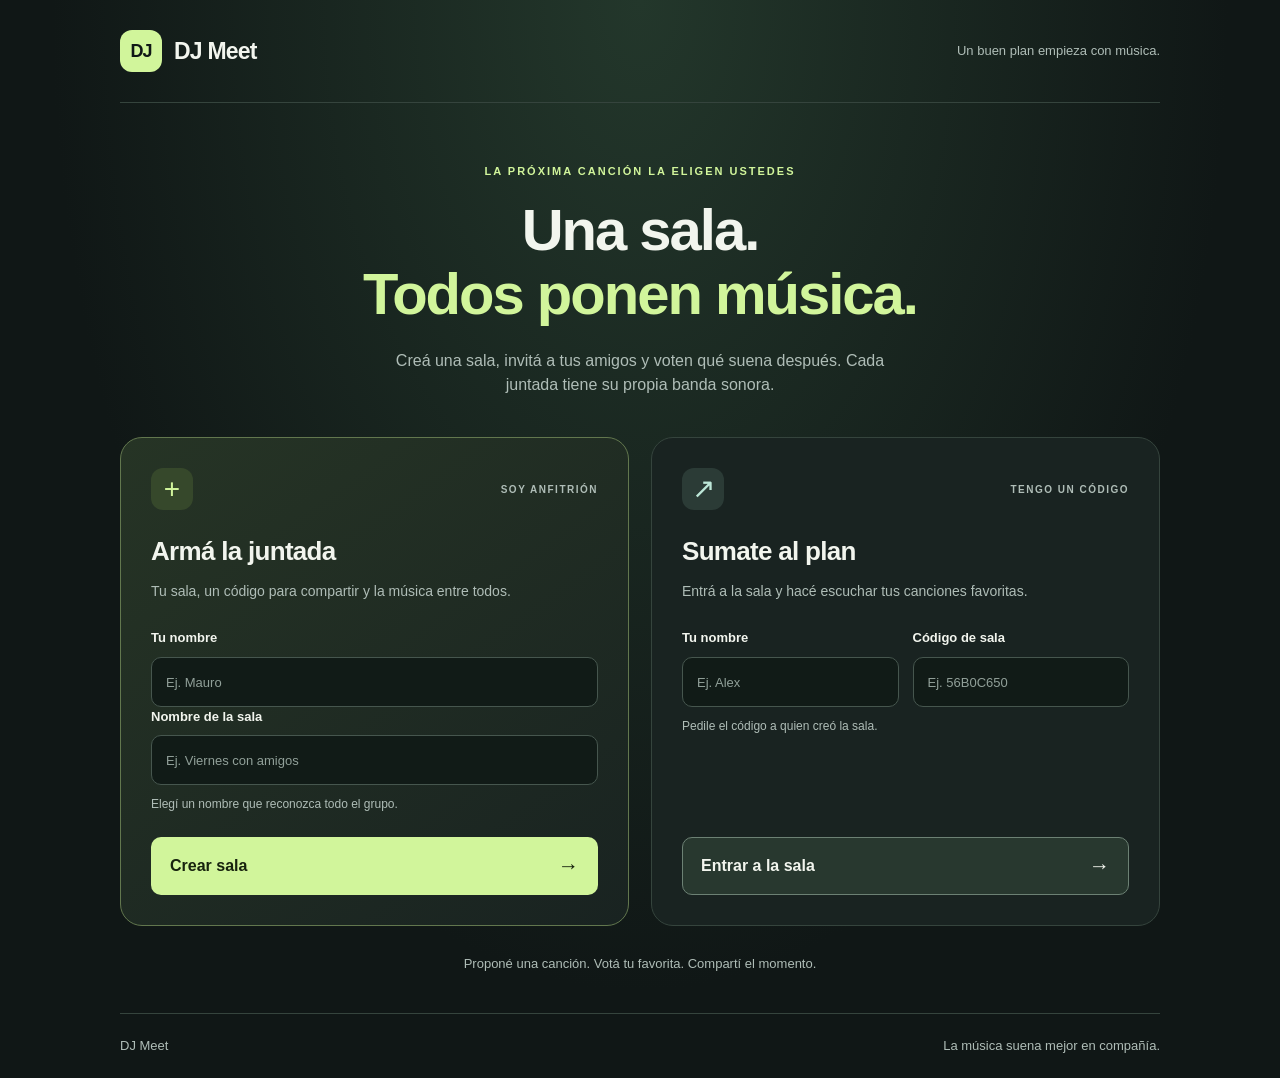
<file: index.html>
<!DOCTYPE html>
<html lang="es">
<head>
    <meta charset="UTF-8">
    <meta name="viewport" content="width=device-width, initial-scale=1.0">
    <meta name="theme-color" content="#101716">
    <meta name="description" content="Creá una sala, compartí canciones y elegí con tus amigos qué suena después.">
    <title>DJ Meet — La música la elegimos todos</title>
    <link rel="stylesheet" href="css/estilos.css">
    <script src="js/inicio.js" defer></script>
</head>
<body>
    <div class="contenedor">
        <header class="encabezado">
            <a class="marca" href="./" aria-label="DJ Meet, inicio">
                <span class="marca-icono" aria-hidden="true">DJ</span>
                <span>DJ Meet</span>
            </a>
            <span class="lema">Un buen plan empieza con música.</span>
        </header>

        <main>
            <section class="presentacion" aria-labelledby="titulo-principal">
                <p class="etiqueta">LA PRÓXIMA CANCIÓN LA ELIGEN USTEDES</p>
                <h1 id="titulo-principal">Una sala.<br><span>Todos ponen música.</span></h1>
                <p class="descripcion">
                    Creá una sala, invitá a tus amigos y voten qué suena después.
                    Cada juntada tiene su propia banda sonora.
                </p>
            </section>

            <div class="opciones">
                <!-- Formulario para quien organiza la juntada. -->
                <section class="tarjeta tarjeta-crear" aria-labelledby="titulo-crear">
                    <div class="cabecera-tarjeta">
                        <span class="icono-tarjeta" aria-hidden="true">+</span>
                        <span class="identificador">SOY ANFITRIÓN</span>
                    </div>
                    <h2 id="titulo-crear">Armá la juntada</h2>
                    <p class="texto-tarjeta">Tu sala, un código para compartir y la música entre todos.</p>

                    <form class="formulario" id="form-crear-sala" action="api/salas.php" method="post">
                        <div class="campo">
                            <label for="nombre-anfitrion">Tu nombre</label>
                            <input type="text" id="nombre-anfitrion" name="nombre_anfitrion"
                                placeholder="Ej. Mauro" autocomplete="nickname" maxlength="40" required>
                        </div>
                        <div class="campo">
                            <label for="nombre-sala">Nombre de la sala</label>
                            <input type="text" id="nombre-sala" name="nombre_sala"
                                placeholder="Ej. Viernes con amigos" maxlength="60" required>
                        </div>
                        <p class="ayuda">Elegí un nombre que reconozca todo el grupo.</p>
                        <button class="boton boton-principal" type="submit" id="boton-crear">
                            Crear sala <span aria-hidden="true">→</span>
                        </button>
                    </form>
                </section>

                <!-- Formulario para quienes tienen un código de sala. -->
                <section class="tarjeta" aria-labelledby="titulo-unirse">
                    <div class="cabecera-tarjeta">
                        <span class="icono-tarjeta icono-unirse" aria-hidden="true">↗</span>
                        <span class="identificador">TENGO UN CÓDIGO</span>
                    </div>
                    <h2 id="titulo-unirse">Sumate al plan</h2>
                    <p class="texto-tarjeta">Entrá a la sala y hacé escuchar tus canciones favoritas.</p>

                    <form class="formulario" id="form-unirse-sala" action="api/participantes.php" method="post">
                        <div class="campos-unirse">
                            <div class="campo">
                                <label for="nombre-participante">Tu nombre</label>
                                <input type="text" id="nombre-participante" name="nombre"
                                    placeholder="Ej. Alex" autocomplete="nickname" maxlength="40" required>
                            </div>
                            <div class="campo">
                                <label for="codigo-sala">Código de sala</label>
                                <input type="text" id="codigo-sala" name="codigo"
                                    placeholder="Ej. 56B0C650" maxlength="8" autocomplete="off" spellcheck="false" required>
                            </div>
                        </div>
                        <p class="ayuda">Pedile el código a quien creó la sala.</p>
                        <button class="boton boton-secundario" type="submit" id="boton-unirse">
                            Entrar a la sala <span aria-hidden="true">→</span>
                        </button>
                    </form>
                </section>
            </div>

            <p class="nota">Proponé una canción. Votá tu favorita. Compartí el momento.</p>
        </main>

        <footer class="pie">
            <span>DJ Meet</span>
            <span>La música suena mejor en compañía.</span>
        </footer>
    </div>
</body>
</html>
</file>
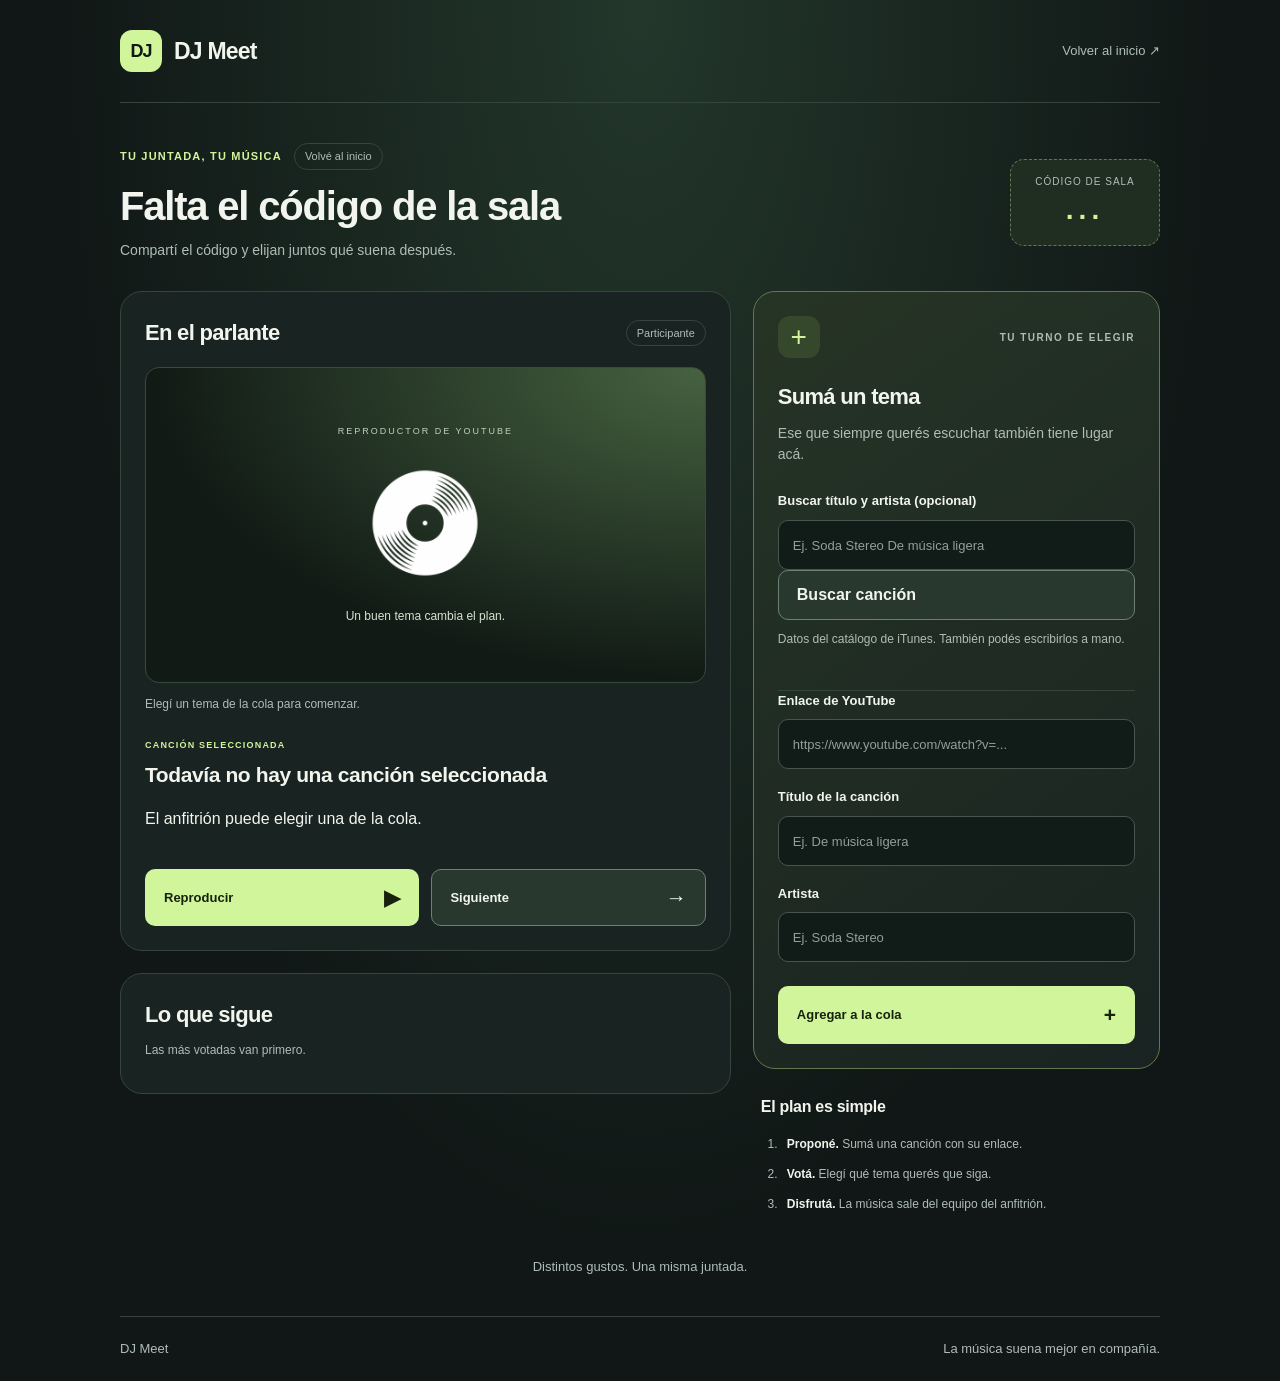
<file: sala.html>
<!DOCTYPE html>
<html lang="es">
<head>
    <meta charset="UTF-8">
    <meta name="viewport" content="width=device-width, initial-scale=1.0">
    <meta name="theme-color" content="#101716">
    <title>Sala — DJ Meet</title>
    <link rel="stylesheet" href="css/estilos.css">
    <script src="js/sala.js" defer></script>
    <script src="js/servicios.js" defer></script>
</head>
<body>
    <div class="contenedor">
        <header class="encabezado">
            <a class="marca" href="./" aria-label="DJ Meet, inicio">
                <span class="marca-icono" aria-hidden="true">DJ</span>
                <span>DJ Meet</span>
            </a>
            <a class="sala-volver" href="./">Volver al inicio <span aria-hidden="true">↗</span></a>
        </header>

        <main class="sala">
            
            <section class="sala-presentacion" aria-labelledby="titulo-sala">
                <div>
                    <div class="sala-etiquetas">
                        <span class="etiqueta">TU JUNTADA, TU MÚSICA</span>
                        <span class="sala-insignia" id="estado-sala">Cargando sala...</span>
                    </div>
                    <h1 id="titulo-sala">Cargando sala...</h1>
                    <p>Compartí el código y elijan juntos qué suena después.</p>
                </div>
                <div class="sala-codigo">
                    <span>CÓDIGO DE SALA</span>
                    <strong id="sala-codigo-strong">...</strong>
                </div>
            </section>

            <div class="sala-columnas">
                <div class="sala-principal">
                   
                    <section class="tarjeta sala-reproductor" aria-labelledby="titulo-reproductor">
                        <div class="sala-titulo-seccion">
                            <h2 id="titulo-reproductor">En el parlante</h2>
                            <span class="sala-insignia" id="rol-sala">Participante</span>
                        </div>

                        <div class="sala-video" id="vista-espera">
                            <span class="sala-video-etiqueta">REPRODUCTOR DE YOUTUBE</span>
                            
                            <img class="imagen-tocadisco" src="./img/tocadisco.jpg" alt="Tocadiscos">
                            
                            <p>Un buen tema cambia el plan.</p>
                        </div>

                        <iframe id="reproductor-youtube" class="sala-youtube" title="Reproductor de YouTube"
                            allow="autoplay; encrypted-media; picture-in-picture"
                            referrerpolicy="strict-origin-when-cross-origin" allowfullscreen hidden></iframe>
                        <p id="mensaje-reproductor" class="sala-ayuda-reproductor">Elegí un tema de la cola para comenzar.</p>
                        <a id="enlace-youtube" class="sala-enlace" target="_blank" rel="noopener noreferrer" hidden>Ver en YouTube</a>

                        <div class="sala-tema-actual">
                            <div>
                                <p class="etiqueta">CANCIÓN SELECCIONADA</p>
                                <h3 id="titulo-seleccionada">Todavía no hay una canción seleccionada</h3>
                                <p id="artista-seleccionada">El anfitrión puede elegir una de la cola.</p>
                                <small id="autor-seleccionada"></small>
                            </div>
                        </div>

                        <div class="sala-controles">
                            <button class="boton boton-principal" type="button" id="boton-reproducir" disabled>
                                Reproducir <span aria-hidden="true">▶</span>
                            </button>
                            <button class="boton boton-secundario" type="button" id="boton-siguiente" disabled>
                                Siguiente <span aria-hidden="true">→</span>
                            </button>
                        </div>
                    </section>

                    <section class="tarjeta sala-cola" aria-labelledby="titulo-cola">
                        <div class="sala-titulo-seccion">
                            <h2 id="titulo-cola">Lo que sigue</h2>
                            <span class="sala-cantidad" id="cantidad-propuestas"></span>
                        </div>
                        <p class="sala-texto-suave">Las más votadas van primero.</p>

                        <ol class="sala-lista" id="lista-propuesta">
                            
                        </ol>
                        <p class="sala-texto-suave" id="mensaje-cola" role="status"></p>
                    </section>
                </div>

                <aside class="sala-lateral" aria-label="Proponer canciones e instrucciones">
                    <section class="tarjeta tarjeta-crear" aria-labelledby="titulo-proponer">
                        <div class="cabecera-tarjeta">
                            <span class="icono-tarjeta" aria-hidden="true">+</span>
                            <span class="identificador">TU TURNO DE ELEGIR</span>
                        </div>
                        <h2 id="titulo-proponer">Sumá un tema</h2>
                        <p class="texto-tarjeta">Ese que siempre querés escuchar también tiene lugar acá.</p>

                        <form class="formulario sala-buscador" id="form-buscar-cancion">
                            <div class="campo">
                                <label for="busqueda-cancion">Buscar título y artista (opcional)</label>
                                <input type="search" id="busqueda-cancion" placeholder="Ej. Soda Stereo De música ligera"
                                    minlength="2" maxlength="200" required>
                            </div>
                            <button class="boton boton-secundario" type="submit" id="boton-buscar-cancion">Buscar canción</button>
                            <p class="ayuda">Datos del catálogo de iTunes. También podés escribirlos a mano.</p>
                        </form>
                        <p class="sala-texto-suave" id="mensaje-busqueda" role="status"></p>
                        <ul class="sala-resultados" id="resultados-busqueda"></ul>

                        <form class="formulario sala-formulario" id="form-proponer-cancion" method="post" action="api/propuestas.php">
                            <div class="campo">
                                <label for="enlace-cancion">Enlace de YouTube</label>
                                <input type="url" id="enlace-cancion" name="youtube_url"
                                    placeholder="https://www.youtube.com/watch?v=..."
                                    autocomplete="off" spellcheck="false" required>
                            </div>
                            <div class="campo">
                                <label for="titulo-cancion">Título de la canción</label>
                                <input type="text" id="titulo-cancion" name="titulo"
                                    placeholder="Ej. De música ligera" maxlength="150" required>
                            </div>
                            <div class="campo">
                                <label for="artista-cancion">Artista</label>
                                <input type="text" id="artista-cancion" name="artista"
                                    placeholder="Ej. Soda Stereo" maxlength="100" required>
                            </div>
                            <button class="boton boton-principal" type="submit" id="boton-proponer">
                                Agregar a la cola <span aria-hidden="true">+</span>
                            </button>
                        </form>
                    </section>

                    <section class="sala-guia" aria-labelledby="titulo-guia">
                        <h2 id="titulo-guia">El plan es simple</h2>
                        <ol>
                            <li><strong>Proponé.</strong> Sumá una canción con su enlace.</li>
                            <li><strong>Votá.</strong> Elegí qué tema querés que siga.</li>
                            <li><strong>Disfrutá.</strong> La música sale del equipo del anfitrión.</li>
                        </ol>
                    </section>
                </aside>
            </div>

            <p class="nota">Distintos gustos. Una misma juntada.</p>
        </main>

        <footer class="pie">
            <span>DJ Meet</span>
            <span>La música suena mejor en compañía.</span>
        </footer>
    </div>
</body>
</html>
</file>
<file: css/estilos.css>
/* Colores y ajustes generales. */
:root {
    color-scheme: dark;
    --fondo: #101716;
    --tarjeta: #192321;
    --texto: #f2f5ee;
    --texto-suave: #afbdb7;
    --acento: #d1f59b;
    --borde: #35443d;
}

* {
    box-sizing: border-box;
}

body {
    margin: 0;
    min-width: 320px;
    min-height: 100vh;
    background: radial-gradient(ellipse at top, #23372b 0%, var(--fondo) 65%);
    color: var(--texto);
    font-family: "Segoe UI", Arial, sans-serif;
    line-height: 1.5;
}

button,
input {
    font: inherit;
}

.contenedor {
    width: min(1040px, calc(100% - 48px));
    margin: 0 auto;
}

/* Encabezado y presentación. */
.encabezado {
    display: flex;
    justify-content: space-between;
    align-items: center;
    gap: 24px;
    padding: 30px 0;
    border-bottom: 1px solid var(--borde);
}

.marca {
    display: inline-flex;
    align-items: center;
    gap: 12px;
    color: var(--texto);
    text-decoration: none;
    font-size: 23px;
    font-weight: 750;
    letter-spacing: -0.8px;
}

.marca-icono {
    display: grid;
    place-items: center;
    width: 42px;
    height: 42px;
    border-radius: 12px;
    background: var(--acento);
    color: var(--fondo);
    font-size: 18px;
    letter-spacing: -1px;
}

.lema,
.pie {
    color: var(--texto-suave);
    font-size: 13px;
}

.presentacion {
    max-width: 740px;
    margin: 0 auto;
    padding: 60px 0 40px;
    text-align: center;
}

.etiqueta {
    margin: 0 0 18px;
    color: var(--acento);
    font-size: 11px;
    font-weight: 700;
    letter-spacing: 2px;
}

h1 {
    margin: 0;
    font-size: clamp(36px, 5.5vw, 58px);
    font-weight: 750;
    line-height: 1.12;
    letter-spacing: -2px;
}

h1 span {
    color: var(--acento);
}

.descripcion {
    max-width: 490px;
    margin: 22px auto 0;
    color: var(--texto-suave);
    font-size: 16px;
}

/* Las dos opciones de la pantalla inicial. */
.opciones {
    display: grid;
    grid-template-columns: repeat(2, minmax(0, 1fr));
    gap: 22px;
}

.tarjeta {
    display: flex;
    flex-direction: column;
    padding: 30px;
    border: 1px solid var(--borde);
    border-radius: 22px;
    background: var(--tarjeta);
}

.tarjeta-crear {
    border-color: #62774e;
    background: linear-gradient(145deg, #263425, var(--tarjeta));
}

.cabecera-tarjeta {
    display: flex;
    align-items: center;
    justify-content: space-between;
    gap: 12px;
    margin-bottom: 22px;
}

.icono-tarjeta {
    display: grid;
    place-items: center;
    width: 42px;
    height: 42px;
    border-radius: 12px;
    background: #36482b;
    color: var(--acento);
    font-size: 28px;
    line-height: 1;
}

.icono-unirse {
    background: #2b3b36;
    color: #bce6d7;
}

.identificador {
    color: var(--texto-suave);
    font-size: 10px;
    font-weight: 700;
    letter-spacing: 1.5px;
}

h2 {
    margin: 0;
    font-size: 26px;
    letter-spacing: -0.7px;
}

.texto-tarjeta {
    margin: 10px 0 26px;
    color: var(--texto-suave);
    font-size: 14px;
}

/* Campos y botones. */
.formulario {
    display: flex;
    flex: 1;
    flex-direction: column;
}

.campos-unirse {
    display: grid;
    grid-template-columns: repeat(2, minmax(0, 1fr));
    gap: 14px;
}

.campo {
    display: flex;
    flex-direction: column;
    gap: 9px;
}

label {
    font-size: 13px;
    font-weight: 600;
}

input {
    width: 100%;
    min-height: 49px;
    padding: 12px 14px;
    border: 1px solid #46564e;
    border-radius: 10px;
    background: #111b17;
    color: var(--texto);
}

input::placeholder {
    color: #91a099;
    font-size: 13px;
}

input:focus-visible,
button:focus-visible,
a:focus-visible {
    outline: 3px solid var(--acento);
    outline-offset: 4px;
}

.ayuda {
    margin: 10px 0 24px;
    color: var(--texto-suave);
    font-size: 12px;
}

.boton {
    display: flex;
    align-items: center;
    justify-content: space-between;
    width: 100%;
    min-height: 50px;
    margin-top: auto;
    padding: 12px 18px;
    border: 1px solid transparent;
    border-radius: 10px;
    font-weight: 700;
    cursor: pointer;
}

.boton span {
    font-size: 21px;
}

.boton-principal {
    background: var(--acento);
    color: #17220e;
}

.boton-principal:hover {
    background: #e0ffb4;
}

.boton-secundario {
    border-color: #6c8174;
    background: #28382f;
    color: var(--texto);
}

.boton-secundario:hover {
    background: #354b3e;
}

.nota {
    margin: 28px 0 40px;
    color: var(--texto-suave);
    font-size: 13px;
    text-align: center;
}

.pie {
    display: flex;
    justify-content: space-between;
    gap: 16px;
    padding: 22px 0;
    border-top: 1px solid var(--borde);
}

/* En celular, las tarjetas se muestran una debajo de la otra. */
@media (max-width: 700px) {
    .contenedor {
        width: calc(100% - 32px);
    }

    .encabezado {
        padding: 22px 0;
    }

    .lema {
        display: none;
    }

    .presentacion {
        padding: 42px 0 30px;
    }

    .etiqueta {
        font-size: 10px;
        letter-spacing: 1px;
    }

    h1 {
        letter-spacing: -1.3px;
    }

    .opciones,
    .campos-unirse {
        grid-template-columns: 1fr;
    }

    .tarjeta {
        padding: 24px;
    }

    .pie {
        flex-direction: column;
        align-items: center;
        gap: 4px;
    }
}

/* Sala: presentación, código y distribución de las columnas. */
.sala-volver {
    color: var(--texto-suave);
    font-size: 13px;
    text-decoration: none;
}

.sala-volver:hover {
    color: var(--acento);
}

.sala-presentacion {
    display: flex;
    align-items: center;
    justify-content: space-between;
    gap: 24px;
    padding: 40px 0 30px;
}

.sala-etiquetas {
    display: flex;
    align-items: center;
    flex-wrap: wrap;
    gap: 12px;
    margin-bottom: 14px;
}

.sala-etiquetas .etiqueta {
    margin: 0;
    letter-spacing: 1.2px;
}

.sala-insignia {
    padding: 4px 10px;
    border: 1px solid var(--borde);
    border-radius: 20px;
    color: var(--texto-suave);
    font-size: 11px;
    white-space: nowrap;
}

.sala h1 {
    font-size: clamp(28px, 4vw, 40px);
    letter-spacing: -1.2px;
}

.sala-presentacion p {
    margin: 12px 0 0;
    color: var(--texto-suave);
    font-size: 14px;
}

.sala-codigo {
    min-width: 150px;
    padding: 14px 24px;
    border: 1px dashed #62774e;
    border-radius: 14px;
    background: #202e22;
    text-align: center;
}

.sala-codigo span {
    display: block;
    color: var(--texto-suave);
    font-size: 10px;
    letter-spacing: 1px;
}

.sala-codigo strong {
    color: var(--acento);
    font-size: 28px;
    letter-spacing: 5px;
}

.sala-columnas {
    display: grid;
    grid-template-columns: minmax(0, 1.5fr) minmax(0, 1fr);
    align-items: start;
    gap: 22px;
}

.sala-principal,
.sala-lateral {
    display: grid;
    min-width: 0;
    gap: 22px;
}

.sala .tarjeta {
    min-width: 0;
    padding: 24px;
}

.sala h2 {
    font-size: 22px;
}

.sala-titulo-seccion {
    display: flex;
    align-items: center;
    justify-content: space-between;
    flex-wrap: wrap;
    gap: 10px;
    margin-bottom: 18px;
}

/* Vista de ejemplo del reproductor. No carga videos todavía. */
.sala-video {
    display: flex;
    flex-direction: column;
    align-items: center;
    justify-content: center;
    gap: 14px;
    aspect-ratio: 16 / 9;
    min-height: 230px;
    padding: 22px;
    border: 1px solid #364b3b;
    border-radius: 14px;
    background: radial-gradient(ellipse at top right, #466240, #111a15 70%);
    text-align: center;
}

.sala-video-etiqueta {
    color: #c1cfbf;
    font-size: 9px;
    letter-spacing: 2px;
}

.sala-disco {
    display: grid;
    place-items: center;
    width: 110px;
    height: 110px;
    border: 2px solid #405440;
    border-radius: 50%;
    background: repeating-radial-gradient(circle, #101713 0 5px, #263329 6px 7px);
    box-shadow: 0 12px 30px #080d0966;
}

.sala-disco span {
    display: grid;
    place-items: center;
    width: 38px;
    height: 38px;
    border-radius: 50%;
    background: var(--acento);
    color: var(--fondo);
    font-size: 13px;
    font-weight: 750;
}

.sala-video p {
    margin: 0;
    color: #d6e3cf;
    font-size: 12px;
}

.sala-tema-actual {
    display: flex;
    align-items: center;
    justify-content: space-between;
    gap: 16px;
    padding: 22px 0;
}

.sala-tema-actual .etiqueta {
    margin: 0 0 7px;
    font-size: 9px;
    letter-spacing: 1.2px;
}

.sala-tema-actual h3 {
    margin: 0;
    font-size: 21px;
    letter-spacing: -0.4px;
}

.sala-tema-actual p:last-child {
    margin: 5px 0 0;
    color: var(--texto-suave);
    font-size: 12px;
}

.imagen-tocadisco{
    width:140px;
    max-width:100%;
    height:auto;
    display:block;
    filter: invert(1);
    mix-blend-mode: screen;
}

.sala-icono-musica {
    color: var(--acento);
    font-size: 34px;
}

.sala-controles {
    display: grid;
    grid-template-columns: 1fr 1fr;
    gap: 12px;
}

.sala-controles .boton {
    font-size: 13px;
}

/* Cola de canciones y botones de voto. */
.sala-cantidad,
.sala-texto-suave {
    color: var(--texto-suave);
    font-size: 12px;
}

.sala-texto-suave {
    margin: -8px 0 10px;
}

.sala-lista {
    margin: 0;
    padding: 0;
    list-style: none;
}

.sala-cancion {
    display: flex;
    align-items: center;
    gap: 14px;
    padding: 18px 0;
    border-bottom: 1px solid var(--borde);
}

.sala-cancion:last-child {
    padding-bottom: 0;
    border-bottom: 0;
}

.sala-portada {
    display: grid;
    flex-shrink: 0;
    place-items: center;
    width: 48px;
    height: 48px;
    border-radius: 10px;
    font-size: 13px;
    font-weight: 700;
}

.sala-portada-uno {
    background: #484131;
    color: #f0dcae;
}

.sala-portada-dos {
    background: #374a46;
    color: #bce6d7;
}

.sala-portada-tres {
    background: #43394d;
    color: #decbf0;
}

.sala-datos-cancion {
    flex: 1;
    min-width: 0;
    overflow-wrap: anywhere;
}

.sala-datos-cancion h3 {
    margin: 0;
    font-size: 14px;
}

.sala-datos-cancion p {
    margin: 3px 0;
    color: var(--texto-suave);
    font-size: 12px;
}

.sala-datos-cancion small {
    color: var(--texto-suave);
    font-size: 10px;
}

.sala-eliminar {
    display: inline-flex;
    align-items: center;
    justify-content: center;
    flex-shrink: 0;
    min-height: 36px;
    padding: 8px 12px;
    border: 1px solid var(--borde);
    border-radius: 8px;
    background: transparent;
    color: #e7b1a8;
    font-size: 12px;
    font-weight: 600;
    line-height: 1.2;
    white-space: nowrap;
    cursor: pointer;
}

.sala-eliminar:hover:not(:disabled) {
    border-color: #80524c;
    background: #332422;
    color: #ffd1c7;
}

.sala-eliminar:disabled {
    opacity: 0.5;
    cursor: wait;
}

.sala-votar {
    flex-shrink: 0;
    min-width: 52px;
    min-height: 44px;
    padding: 8px;
    border: 1px solid #526747;
    border-radius: 10px;
    background: #293725;
    color: var(--acento);
    font-weight: 700;
    cursor: pointer;
}

.sala-votar:hover:not(:disabled) {
    background: #394b31;
}

/* Formulario lateral y breve guía de uso. */
.sala-formulario {
    gap: 18px;
}

.sala-formulario .boton {
    margin-top: 6px;
    font-size: 13px;
}

.sala-guia {
    padding: 4px 8px;
}

.sala-guia h2 {
    font-size: 16px;
    letter-spacing: -0.3px;
}

.sala-guia ol {
    margin: 16px 0 0;
    padding-left: 20px;
    color: var(--texto-suave);
    font-size: 12px;
}

.sala-guia li {
    margin-bottom: 12px;
    padding-left: 6px;
}

.sala-guia strong {
    color: var(--texto);
}

@media (max-width: 800px) {
    .sala-columnas {
        grid-template-columns: 1fr;
    }
}

@media (max-width: 500px) {
    .sala-presentacion {
        flex-direction: column;
        align-items: stretch;
        padding-top: 28px;
    }

    .sala-codigo {
        display: flex;
        align-items: center;
        justify-content: space-between;
        gap: 12px;
    }

    .sala .tarjeta {
        padding: 18px;
    }

    .sala-controles .boton {
        padding: 10px 12px;
    }

    .sala-cancion {
        gap: 10px;
    }

    .sala-portada {
        width: 40px;
        height: 40px;
    }
}

.sala-youtube {
    display: block;
    width: 100%;
    min-height: 230px;
    aspect-ratio: 16 / 9;
    border: 1px solid var(--borde);
    border-radius: 14px;
    background: #101716;
}

.sala-video[hidden],
.sala-youtube[hidden],
.sala-enlace[hidden] {
    display: none;
}

.sala-ayuda-reproductor {
    margin: 12px 0 4px;
    color: var(--texto-suave);
    font-size: 12px;
}

.sala-enlace {
    color: var(--acento);
    font-size: 12px;
}

.sala-tema-actual small {
    display: block;
    margin-top: 5px;
    color: var(--texto-suave);
    font-size: 11px;
}

.sala-acciones {
    display: flex;
    flex-shrink: 0;
    align-items: center;
    justify-content: flex-end;
    flex-wrap: wrap;
    gap: 8px;
}

.sala-acciones button {
    min-height: 36px;
    font-size: 12px;
}

.sala-elegir {
    padding: 8px 12px;
    border: 1px solid #526747;
    border-radius: 8px;
    background: #293725;
    color: var(--acento);
    font-weight: 600;
    cursor: pointer;
}

.sala-elegir:hover {
    background: #394b31;
}

.sala-votar:disabled {
    opacity: 0.65;
    cursor: default;
}

#mensaje-cola {
    margin: 12px 0 0;
}

#mensaje-cola:empty {
    display: none;
}

@media (max-width: 600px) {
    .sala-cancion {
        flex-wrap: wrap;
    }

    .sala-datos-cancion {
        flex-basis: 100%;
    }

    .sala-acciones {
        width: 100%;
        justify-content: flex-start;
    }
}

.sala-buscador {
    padding-bottom: 18px;
    border-bottom: 1px solid var(--borde);
}

.sala-resultados {
    list-style: none;
    padding: 0;
    margin: 12px 0 24px;
}

.sala-resultados:empty,
#mensaje-busqueda:empty {
    display: none;
}

.sala-resultados li {
    padding: 12px 0;
    border-bottom: 1px solid var(--borde);
}

.sala-resultados p {
    margin: 0 0 10px;
    font-size: 13px;
    overflow-wrap: anywhere;
}

.sala-resultados a {
    display: inline-block;
    margin: 8px 0 0 10px;
}

#mensaje-busqueda {
    margin-top: 14px;
}
</file>
